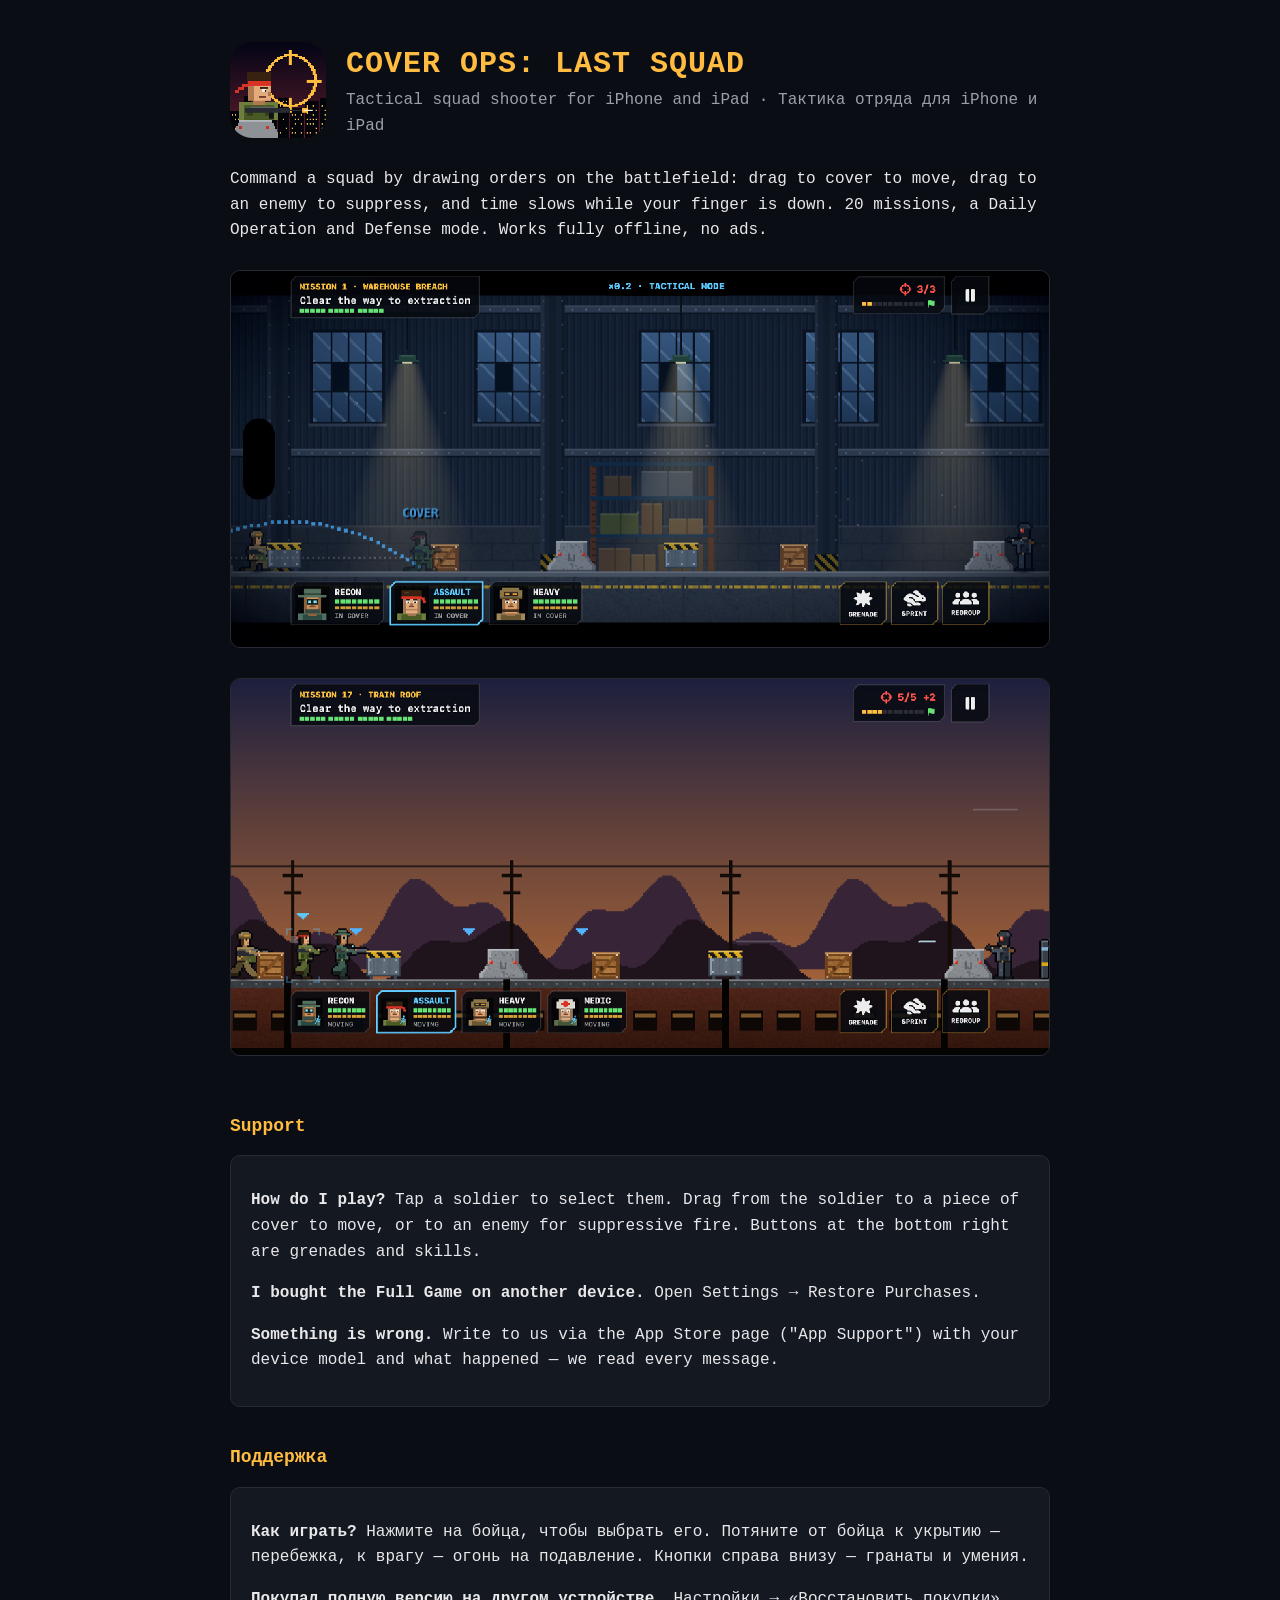
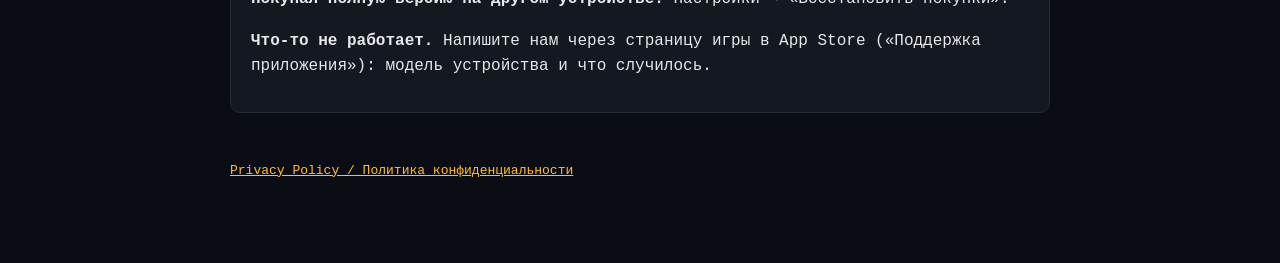
<file: index.html>
<!doctype html>
<html lang="en">
<head>
<meta charset="utf-8"><meta name="viewport" content="width=device-width, initial-scale=1">
<title>Cover Ops: Last Squad — Support</title>
<link rel="stylesheet" href="style.css">
</head>
<body><main>
<header><img src="icon.png" alt="Cover Ops icon"><div><h1>COVER OPS: LAST SQUAD</h1><div class="dim">Tactical squad shooter for iPhone and iPad · Тактика отряда для iPhone и iPad</div></div></header>
<p>Command a squad by drawing orders on the battlefield: drag to cover to move, drag to an enemy to suppress, and time slows while your finger is down. 20 missions, a Daily Operation and Defense mode. Works fully offline, no ads.</p>
<div class="shots"><img src="shot1.png" alt="Drawing a move order in slow motion"><img src="shot2.png" alt="Fighting on the roof of a moving train"></div>
<h2>Support</h2>
<div class="card">
<p><b>How do I play?</b> Tap a soldier to select them. Drag from the soldier to a piece of cover to move, or to an enemy for suppressive fire. Buttons at the bottom right are grenades and skills.</p>
<p><b>I bought the Full Game on another device.</b> Open Settings → Restore Purchases.</p>
<p><b>Something is wrong.</b> Write to us via the App Store page ("App Support") with your device model and what happened — we read every message.</p>
</div>
<h2>Поддержка</h2>
<div class="card">
<p><b>Как играть?</b> Нажмите на бойца, чтобы выбрать его. Потяните от бойца к укрытию — перебежка, к врагу — огонь на подавление. Кнопки справа внизу — гранаты и умения.</p>
<p><b>Покупал полную версию на другом устройстве.</b> Настройки → «Восстановить покупки».</p>
<p><b>Что-то не работает.</b> Напишите нам через страницу игры в App Store («Поддержка приложения»): модель устройства и что случилось.</p>
</div>
<footer><a href="privacy/">Privacy Policy / Политика конфиденциальности</a></footer>
</main></body></html>
</file>
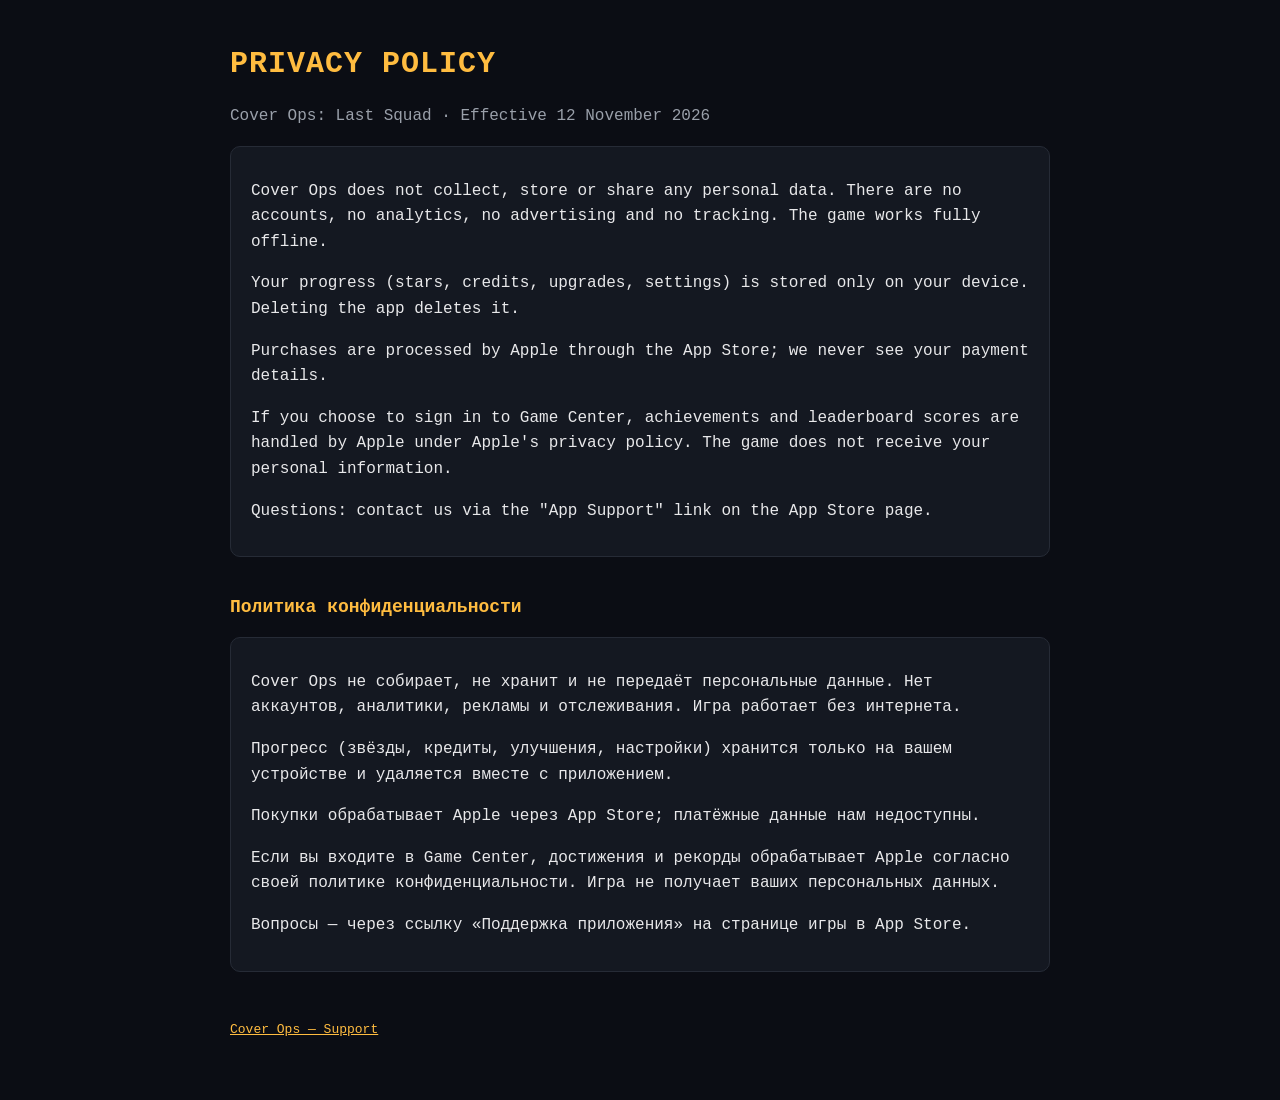
<file: privacy/index.html>
<!doctype html>
<html lang="en">
<head>
<meta charset="utf-8"><meta name="viewport" content="width=device-width, initial-scale=1">
<title>Cover Ops — Privacy Policy</title>
<link rel="stylesheet" href="../style.css">
</head>
<body><main>
<h1>PRIVACY POLICY</h1>
<p class="dim">Cover Ops: Last Squad · Effective 12 November 2026</p>
<div class="card">
<p>Cover Ops does not collect, store or share any personal data. There are no accounts, no analytics, no advertising and no tracking. The game works fully offline.</p>
<p>Your progress (stars, credits, upgrades, settings) is stored only on your device. Deleting the app deletes it.</p>
<p>Purchases are processed by Apple through the App Store; we never see your payment details.</p>
<p>If you choose to sign in to Game Center, achievements and leaderboard scores are handled by Apple under Apple's privacy policy. The game does not receive your personal information.</p>
<p>Questions: contact us via the "App Support" link on the App Store page.</p>
</div>
<h2>Политика конфиденциальности</h2>
<div class="card">
<p>Cover Ops не собирает, не хранит и не передаёт персональные данные. Нет аккаунтов, аналитики, рекламы и отслеживания. Игра работает без интернета.</p>
<p>Прогресс (звёзды, кредиты, улучшения, настройки) хранится только на вашем устройстве и удаляется вместе с приложением.</p>
<p>Покупки обрабатывает Apple через App Store; платёжные данные нам недоступны.</p>
<p>Если вы входите в Game Center, достижения и рекорды обрабатывает Apple согласно своей политике конфиденциальности. Игра не получает ваших персональных данных.</p>
<p>Вопросы — через ссылку «Поддержка приложения» на странице игры в App Store.</p>
</div>
<footer><a href="../">Cover Ops — Support</a></footer>
</main></body></html>
</file>
<file: style.css>
:root { --bg:#0b0d14; --panel:#141821; --text:#e8e8ea; --dim:#9aa0aa; --amber:#ffbc40; --line:#262b36; }
* { box-sizing:border-box; }
body { margin:0; background:var(--bg); color:var(--text); font:16px/1.6 ui-monospace, "SF Mono", Menlo, monospace; }
main { max-width:860px; margin:0 auto; padding:40px 20px 60px; }
header { display:flex; gap:20px; align-items:center; margin-bottom:28px; }
header img { width:96px; height:96px; border-radius:22px; image-rendering:pixelated; }
h1 { font-size:30px; margin:0; color:var(--amber); letter-spacing:1px; }
h2 { font-size:18px; color:var(--amber); margin-top:36px; }
p, li { color:var(--text); } .dim { color:var(--dim); }
.shots img { width:100%; border:1px solid var(--line); border-radius:10px; margin:10px 0; image-rendering:pixelated; }
a { color:var(--amber); }
.card { background:var(--panel); border:1px solid var(--line); border-radius:10px; padding:16px 20px; }
footer { margin-top:48px; color:var(--dim); font-size:13px; }
</file>
